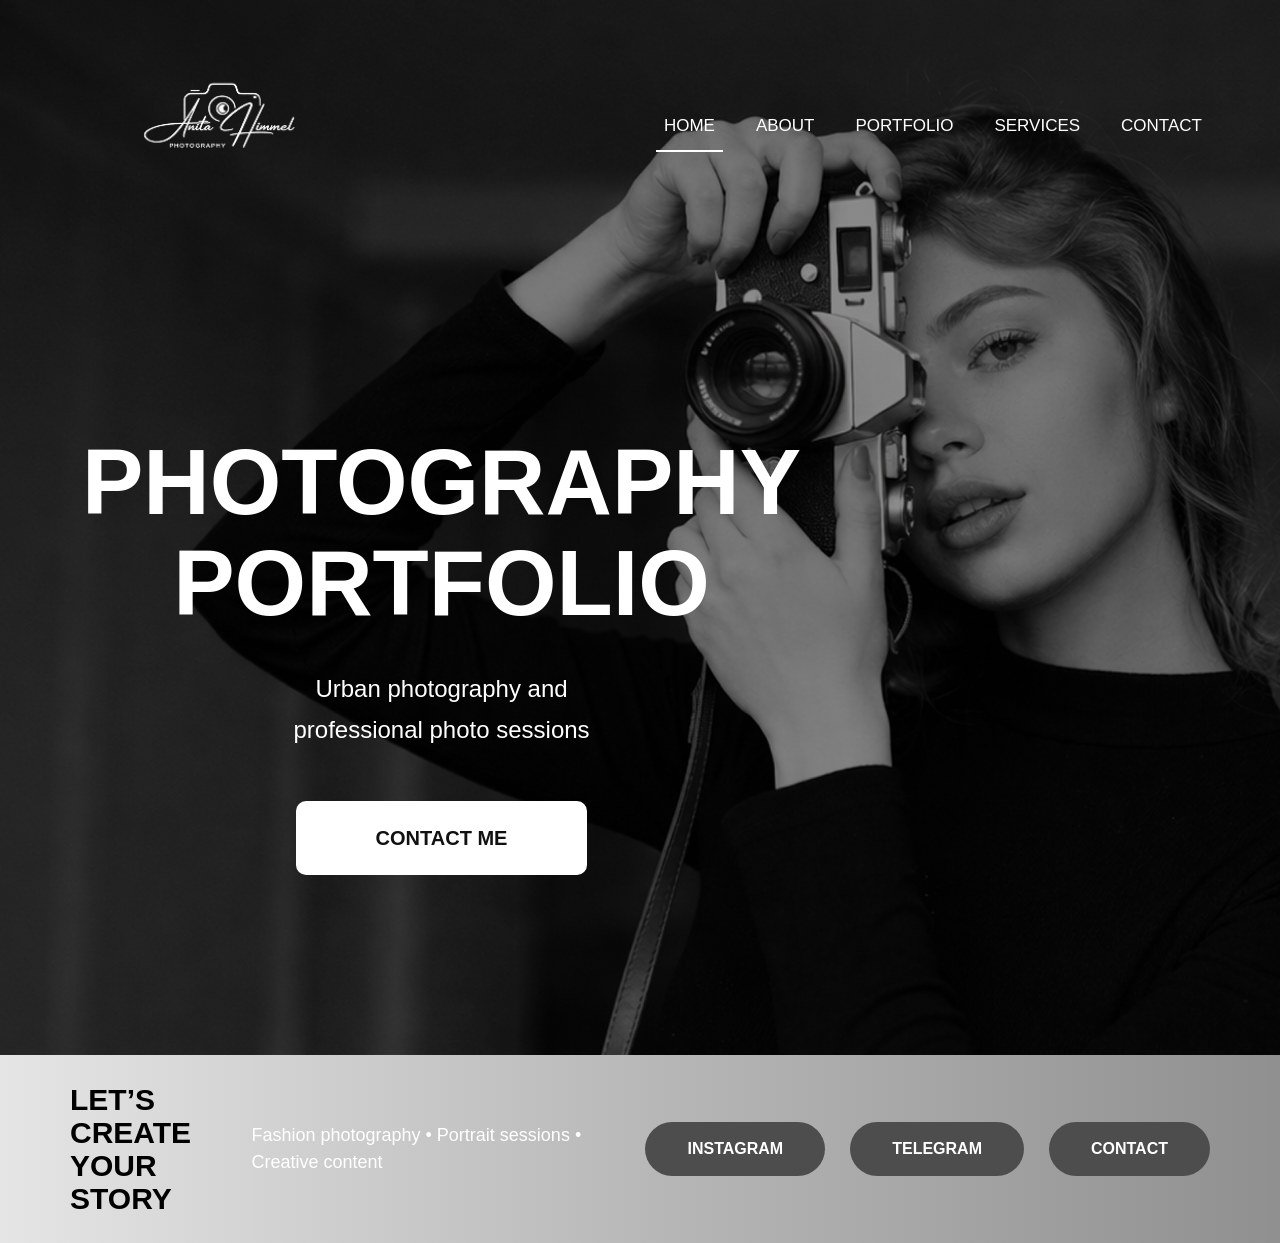
<file: index.html>
<!DOCTYPE html>
<html lang="uk">
<head>
    <meta charset="UTF-8">
    <meta name="viewport" content="width=device-width, initial-scale=1.0">
    <title>Photography Portfolio | Home</title>
    <meta name="description" content="Головна сторінка сайту-портфоліо фотографа з інформацією про професійні фотосесії.">

    <link href="https://cdn.jsdelivr.net/npm/bootstrap@5.3.3/dist/css/bootstrap.min.css" rel="stylesheet">
    <link rel="stylesheet" href="css/style.css">
    <link rel="icon" type="image/png" href="img/favicon.png">
</head>

<body>

    <div class="about-wrapper">
        <header class="main-header home-header">
            <nav class="navbar navbar-expand-lg navbar-dark">
                <div class="container">
        
                    <a class="navbar-brand logo" href="index.html">
                        <img class="logos" src="img/logo.png" alt="Logo">
                    </a>
        
                    <button class="navbar-toggler" type="button" data-bs-toggle="collapse" data-bs-target="#mainMenu" aria-label="Відкрити меню">
                        <span class="navbar-toggler-icon"></span>
                    </button>
        
                    <div class="collapse navbar-collapse justify-content-end" id="mainMenu">
                        <ul class="navbar-nav">
                            <li class="nav-item"><a class="nav-link active" href="index.html">HOME</a></li>
                            <li class="nav-item"><a class="nav-link" href="about.html">ABOUT</a></li>
                            <li class="nav-item"><a class="nav-link" href="portfolio.html">PORTFOLIO</a></li>
                            <li class="nav-item"><a class="nav-link" href="services.html">SERVICES</a></li>
                            <li class="nav-item"><a class="nav-link" href="contact.html">CONTACT</a></li>
                        </ul>
                    </div>
        
                </div>
            </nav>
        
            <section class="hero">
                <div class="container">
                    <div class="hero-content">
                        <h1>PHOTOGRAPHY<br>PORTFOLIO</h1>
                        <p>Urban photography and<br>professional photo sessions</p>
                        <a href="contact.html" class="main-btn">CONTACT ME</a>
                    </div>
                </div>
            </section>
        </header>
        
    </div>

<footer class="footer">
    <div class="container">
        <div class="footer-box">

            <div class="footer-left">
                <h2>LET’S CREATE<br>YOUR STORY</h2>
            </div>

            <div class="footer-text">
                <p>Fashion photography • Portrait sessions • Creative content</p>
            </div>

            <div class="footer-social">
                <a href="#">INSTAGRAM</a>
                <a href="#">TELEGRAM</a>
                <a href="contact.html">CONTACT</a>
            </div>

        </div>
    </div>
</footer>

<script src="https://cdn.jsdelivr.net/npm/bootstrap@5.3.3/dist/js/bootstrap.bundle.min.js"></script>

</body>
</html>
</file>
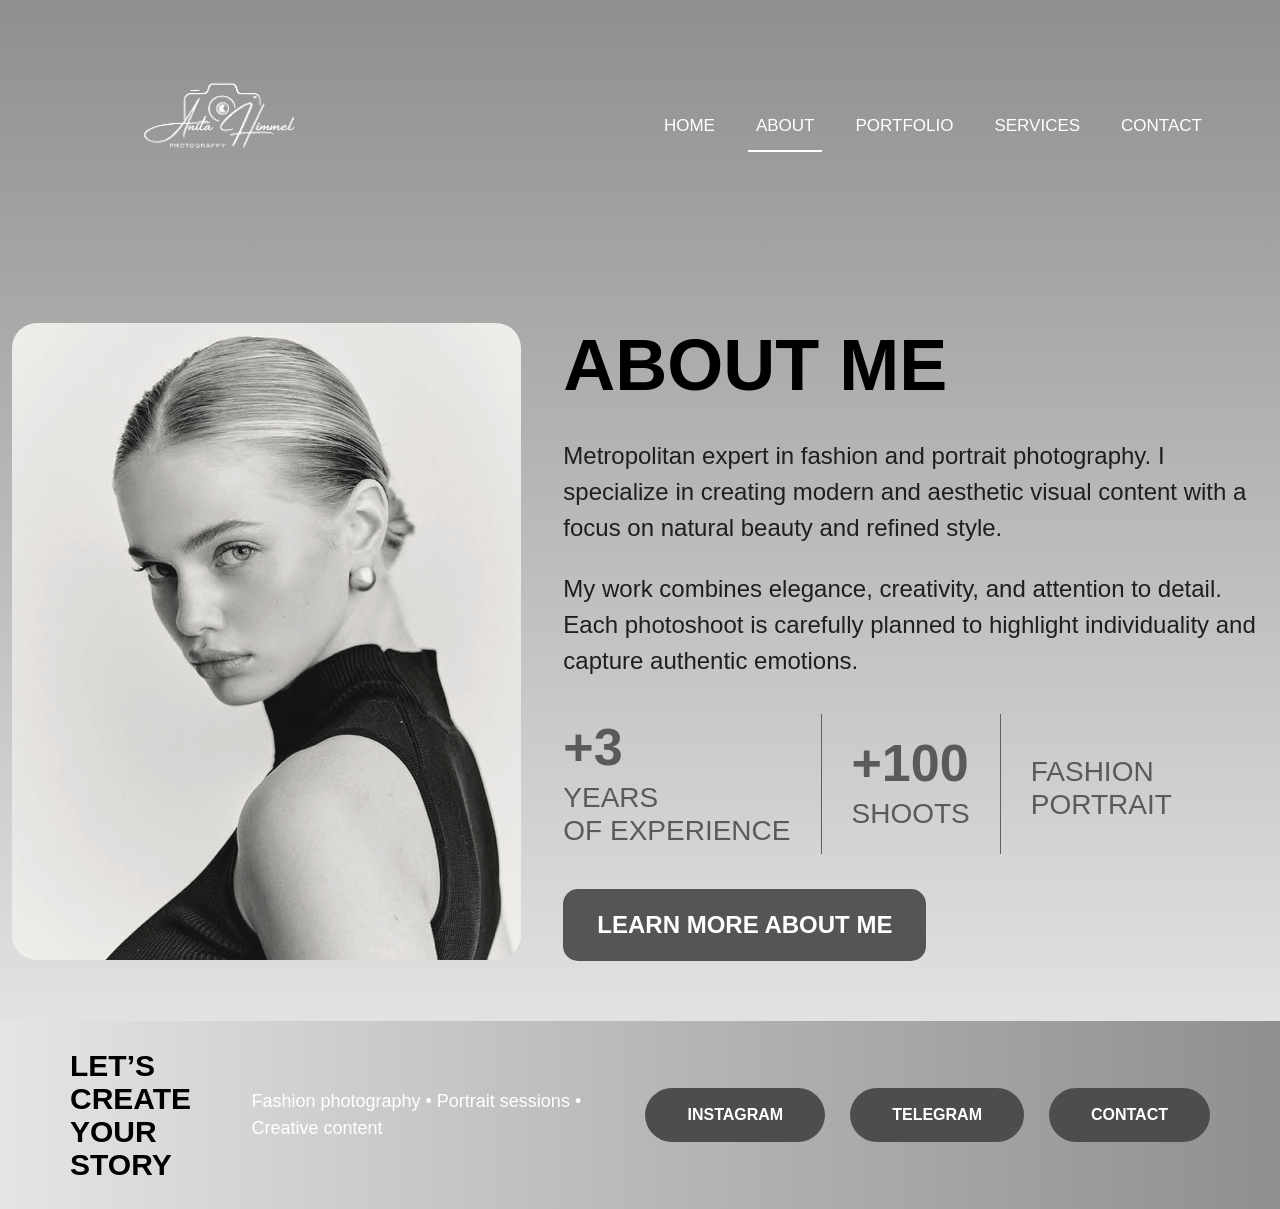
<file: about.html>
<!DOCTYPE html>
<html lang="uk">
<head>
    <meta charset="UTF-8">
    <meta name="viewport" content="width=device-width, initial-scale=1.0">

    <title>Photography Portfolio | About</title>
    <meta name="description" content="Сторінка з інформацією про фотографа, його стиль роботи та професійний досвід.">

    <link href="https://cdn.jsdelivr.net/npm/bootstrap@5.3.3/dist/css/bootstrap.min.css" rel="stylesheet">
    <link rel="stylesheet" href="css/style.css">
    <link rel="icon" type="image/png" href="img/favicon.png">
</head>

<body>

<header class="about-header">

    <nav class="navbar navbar-expand-lg navbar-dark">
        <div class="container">

            <a class="navbar-brand logo" href="index.html">
                <img class="logos" src="img/logo.png" alt="Logo">
            </a>

            <button class="navbar-toggler" type="button" data-bs-toggle="collapse" data-bs-target="#mainMenu" aria-label="Відкрити меню">
                <span class="navbar-toggler-icon"></span>
            </button>

            <div class="collapse navbar-collapse justify-content-end" id="mainMenu">
                <ul class="navbar-nav">
                    <li class="nav-item"><a class="nav-link" href="index.html">HOME</a></li>
                    <li class="nav-item"><a class="nav-link active" href="about.html">ABOUT</a></li>
                    <li class="nav-item"><a class="nav-link" href="portfolio.html">PORTFOLIO</a></li>
                    <li class="nav-item"><a class="nav-link" href="services.html">SERVICES</a></li>
                    <li class="nav-item"><a class="nav-link" href="contact.html">CONTACT</a></li>
                </ul>
            </div>

        </div>
    </nav>

</header>

<main class="page-content">
    <section class="about-section">
        <div class="container">

            <div class="row align-items-center">

                <div class="col-lg-5">
                    <img src="img/about.png" alt="Photographer" class="about-img">
                </div>

                <div class="col-lg-7 about-info">

                    <h1>ABOUT ME</h1>

                    <p>
                        Metropolitan expert in fashion and portrait photography.
                        I specialize in creating modern and aesthetic visual content
                        with a focus on natural beauty and refined style.
                    </p>

                    <p>
                        My work combines elegance, creativity, and attention to detail.
                        Each photoshoot is carefully planned to highlight individuality
                        and capture authentic emotions.
                    </p>

                    <div class="about-stats">

                        <div class="stat-item">
                            <span>+3</span>
                            <p>YEARS <br> OF EXPERIENCE</p>
                        </div>

                        <div class="stat-item">
                            <span>+100</span>
                            <p>SHOOTS</p>
                        </div>

                        <div class="stat-item">
                            <p>FASHION <br> PORTRAIT</p>
                        </div>

                    </div>

                    <a href="portfolio.html" class="about-btn">LEARN MORE ABOUT ME</a>

                </div>

            </div>

        </div>
    </section>
</main>

<footer class="footer">
    <div class="container">
        <div class="footer-box">

            <div class="footer-left">
                <h2>LET’S CREATE<br>YOUR STORY</h2>
            </div>

            <div class="footer-text">
                <p>Fashion photography • Portrait sessions • Creative content</p>
            </div>

            <div class="footer-social">
                <a href="#">INSTAGRAM</a>
                <a href="#">TELEGRAM</a>
                <a href="contact.html">CONTACT</a>
            </div>

        </div>
    </div>
</footer>

<script src="https://cdn.jsdelivr.net/npm/bootstrap@5.3.3/dist/js/bootstrap.bundle.min.js"></script>

</body>
</html>
</file>
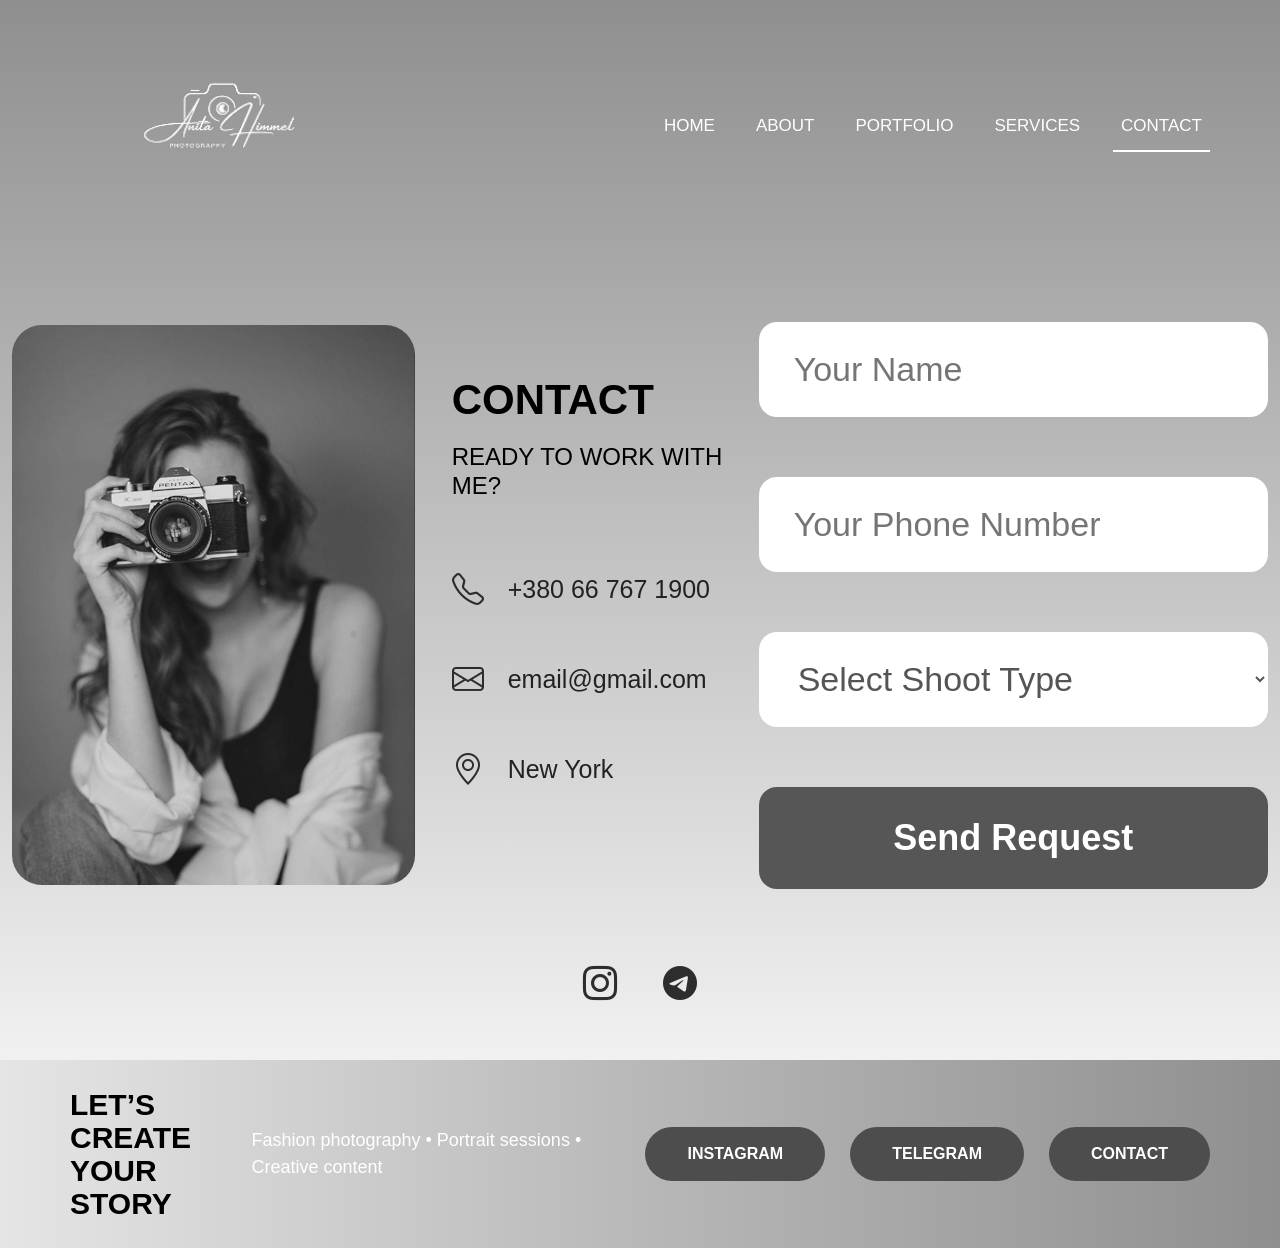
<file: contact.html>
<!DOCTYPE html>
<html lang="uk">
<head>
    <meta charset="UTF-8">
    <meta name="viewport" content="width=device-width, initial-scale=1.0">

    <title>Photography Portfolio | Contact</title>
    <meta name="description" content="Контактна сторінка фотографа з формою для замовлення фотосесії.">

    <link href="https://cdn.jsdelivr.net/npm/bootstrap@5.3.3/dist/css/bootstrap.min.css" rel="stylesheet">
    <link rel="stylesheet" href="https://cdn.jsdelivr.net/npm/bootstrap-icons@1.11.3/font/bootstrap-icons.min.css">
    <link rel="stylesheet" href="css/style.css">
    <link rel="icon" type="image/png" href="img/favicon.png">
</head>

<body>

<div class="contact-wrapper">

    <header class="contact-header">

        <nav class="navbar navbar-expand-lg navbar-dark">
            <div class="container">

                <a class="navbar-brand logo" href="index.html">
                    <img class="logos" src="img/logo.png" alt="Logo">
                </a>

                <button class="navbar-toggler"
                        type="button"
                        data-bs-toggle="collapse"
                        data-bs-target="#mainMenu"
                        aria-label="Відкрити меню">
                    <span class="navbar-toggler-icon"></span>
                </button>

                <div class="collapse navbar-collapse justify-content-end" id="mainMenu">
                    <ul class="navbar-nav">
                        <li class="nav-item"><a class="nav-link" href="index.html">HOME</a></li>
                        <li class="nav-item"><a class="nav-link" href="about.html">ABOUT</a></li>
                        <li class="nav-item"><a class="nav-link" href="portfolio.html">PORTFOLIO</a></li>
                        <li class="nav-item"><a class="nav-link" href="services.html">SERVICES</a></li>
                        <li class="nav-item"><a class="nav-link active" href="contact.html">CONTACT</a></li>
                    </ul>
                </div>

            </div>
        </nav>

    </header>

    <main>
        <section class="contact-section">
            <div class="container">

                <div class="row align-items-center">

                    <div class="col-lg-4">
                        <img src="img/contact.png" alt="Contact photo" class="contact-img">
                    </div>

                    <div class="col-lg-3 contact-info">

                        <h1>CONTACT</h1>

                        <h2>READY TO WORK WITH ME?</h2>

                        <div class="contact-item">
                            <i class="bi bi-telephone"></i>
                            <a href="tel:+380667671900">+380 66 767 1900</a>
                        </div>

                        <div class="contact-item">
                            <i class="bi bi-envelope"></i>
                            <span>email@gmail.com</span>
                        </div>

                        <div class="contact-item">
                            <i class="bi bi-geo-alt"></i>
                            <span>New York</span>
                        </div>

                    </div>

                    <div class="col-lg-5">

                        <form class="contact-form" id="contactForm">

                            <div class="form-group">
                                <input
                                    type="text"
                                    name="name"
                                    placeholder="Your Name"
                                    autocomplete="name"
                                    required>
                            </div>

                            <div class="form-group">
                                <input
                                    type="tel"
                                    name="phone"
                                    placeholder="Your Phone Number"
                                    autocomplete="tel"
                                    required>
                            </div>

                            <div class="form-group">
                                <select name="shoot" required>
                                    <option value="">Select Shoot Type</option>
                                    <option value="portrait">Portrait Shoot</option>
                                    <option value="fashion">Fashion Shoot</option>
                                    <option value="studio">Studio Shoot</option>
                                </select>
                            </div>

                            <button type="submit">
                                Send Request
                            </button>

                        </form>

                    </div>

                </div>

                <div class="contact-social">

                    <a href="#">
                        <i class="bi bi-instagram"></i>
                    </a>

                    <a href="#">
                        <i class="bi bi-telegram"></i>
                    </a>

                </div>

            </div>
        </section>
    </main>

</div>

<footer class="footer">

    <div class="container">

        <div class="footer-box">

            <div class="footer-left">
                <h2>LET’S CREATE<br>YOUR STORY</h2>
            </div>

            <div class="footer-text">
                <p>Fashion photography • Portrait sessions • Creative content</p>
            </div>

            <div class="footer-social">
                <a href="#">INSTAGRAM</a>
                <a href="#">TELEGRAM</a>
                <a href="contact.html">CONTACT</a>
            </div>

        </div>

    </div>

</footer>

<script src="https://cdn.jsdelivr.net/npm/bootstrap@5.3.3/dist/js/bootstrap.bundle.min.js"></script>

<script>
const contactForm = document.getElementById('contactForm');

contactForm.addEventListener('submit', function(event) {
    event.preventDefault();

    alert('Your request has been sent successfully!');

    contactForm.reset();
});
</script>

</body>
</html>
</file>
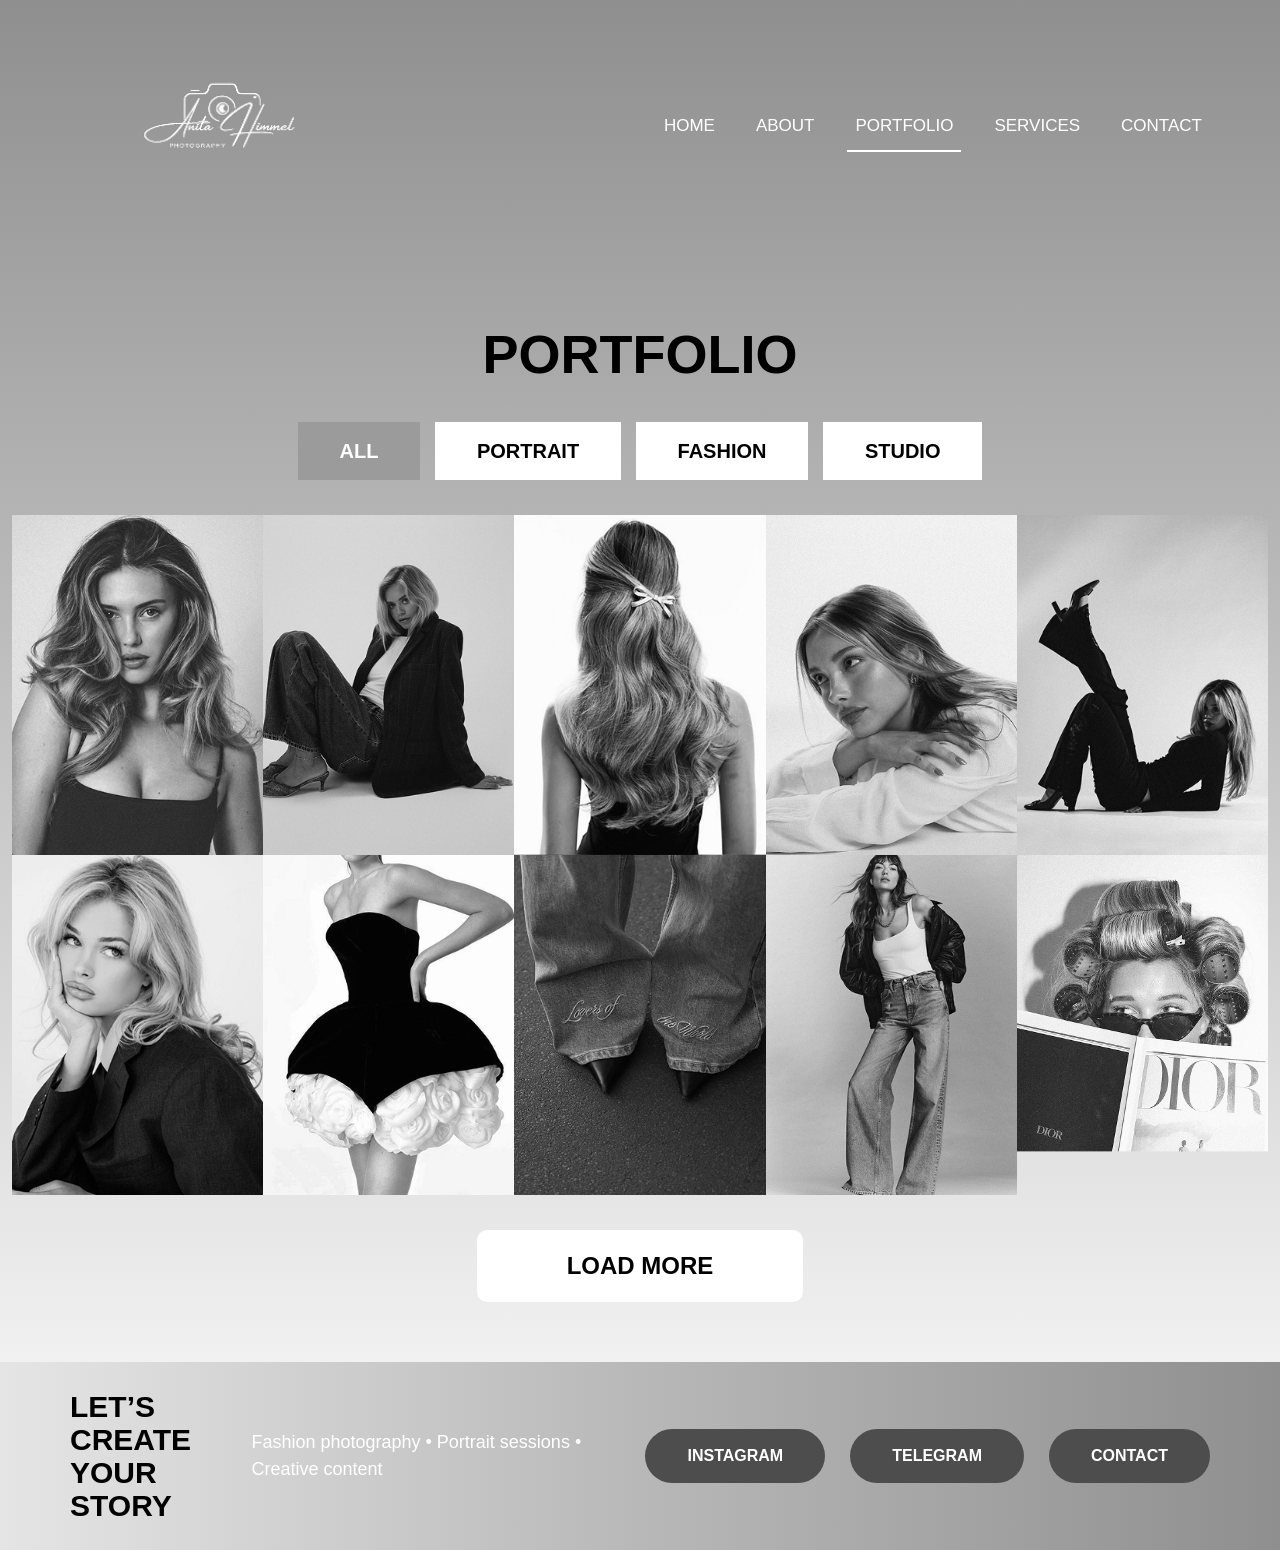
<file: portfolio.html>
<!DOCTYPE html>
<html lang="uk">
<head>
    <meta charset="UTF-8">
    <meta name="viewport" content="width=device-width, initial-scale=1.0">

    <title>Photography Portfolio | Portfolio</title>
    <meta name="description" content="Портфоліо фотографа з прикладами портретних, fashion та студійних фотосесій.">

    <link href="https://cdn.jsdelivr.net/npm/bootstrap@5.3.3/dist/css/bootstrap.min.css" rel="stylesheet">
    <link rel="stylesheet" href="css/style.css">
    <link rel="icon" type="image/png" href="img/favicon.png">
</head>

<body>

<div class="portfolio-wrapper">

    <header class="portfolio-header">

        <nav class="navbar navbar-expand-lg navbar-dark">
            <div class="container">

                <a class="navbar-brand logo" href="index.html">
                    <img class="logos" src="img/logo.png" alt="Logo">
                </a>

                <button class="navbar-toggler"
                        type="button"
                        data-bs-toggle="collapse"
                        data-bs-target="#mainMenu"
                        aria-label="Відкрити меню">
                    <span class="navbar-toggler-icon"></span>
                </button>

                <div class="collapse navbar-collapse justify-content-end" id="mainMenu">
                    <ul class="navbar-nav">
                        <li class="nav-item"><a class="nav-link" href="index.html">HOME</a></li>
                        <li class="nav-item"><a class="nav-link" href="about.html">ABOUT</a></li>
                        <li class="nav-item"><a class="nav-link active" href="portfolio.html">PORTFOLIO</a></li>
                        <li class="nav-item"><a class="nav-link" href="services.html">SERVICES</a></li>
                        <li class="nav-item"><a class="nav-link" href="contact.html">CONTACT</a></li>
                    </ul>
                </div>

            </div>
        </nav>

    </header>

    <main>
        <section class="portfolio-section">
            <div class="container">

                <h1>PORTFOLIO</h1>

                <div class="filter-buttons">
                    <button type="button" class="active-filter">ALL</button>
                    <button type="button">PORTRAIT</button>
                    <button type="button">FASHION</button>
                    <button type="button">STUDIO</button>
                </div>

                <div class="portfolio-grid">

                    <img src="img/portfolio1.png" alt="Portrait photo">
                    <img src="img/portfolio2.png" alt="Fashion photo">
                    <img src="img/portfolio3.png" alt="Studio photo">
                    <img src="img/portfolio4.png" alt="Portrait photo">
                    <img src="img/portfolio5.png" alt="Fashion photo">
                    <img src="img/portfolio6.png" alt="Studio photo">
                    <img src="img/portfolio7.png" alt="Fashion details">
                    <img src="img/portfolio8.png" alt="Model photo">
                    <img src="img/portfolio9.png" alt="Creative photo">
                    <img src="img/portfolio10.png" alt="Modern style photo">

                </div>

                <a href="contact.html" class="load-btn">LOAD MORE</a>

            </div>
        </section>
    </main>

</div>

<footer class="footer">
    <div class="container">

        <div class="footer-box">

            <div class="footer-left">
                <h2>LET’S CREATE<br>YOUR STORY</h2>
            </div>

            <div class="footer-text">
                <p>Fashion photography • Portrait sessions • Creative content</p>
            </div>

            <div class="footer-social">
                <a href="#">INSTAGRAM</a>
                <a href="#">TELEGRAM</a>
                <a href="contact.html">CONTACT</a>
            </div>

        </div>

    </div>
</footer>

<script src="https://cdn.jsdelivr.net/npm/bootstrap@5.3.3/dist/js/bootstrap.bundle.min.js"></script>

</body>
</html>
</file>
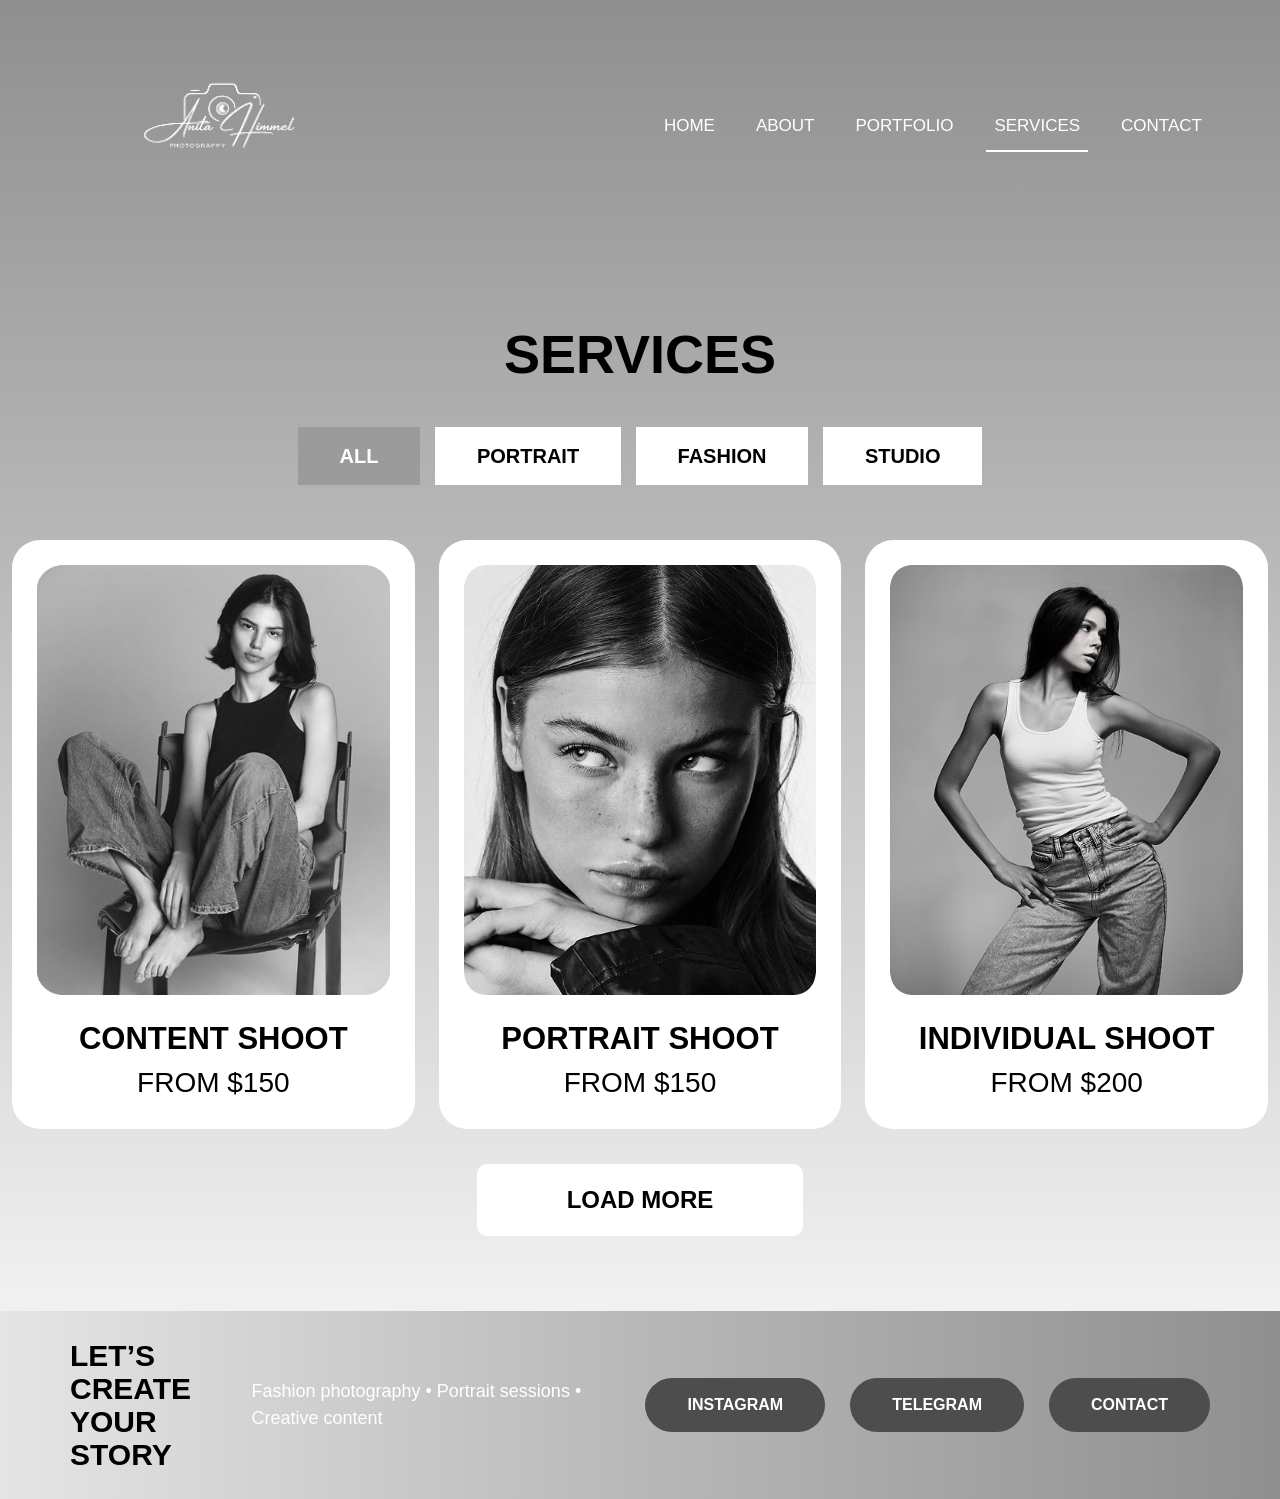
<file: services.html>
<!DOCTYPE html>
<html lang="uk">
<head>
    <meta charset="UTF-8">
    <meta name="viewport" content="width=device-width, initial-scale=1.0">

    <title>Photography Portfolio | Services</title>
    <meta name="description" content="Сторінка послуг фотографа з описом видів фотосесій та пакетів зйомки.">

    <link href="https://cdn.jsdelivr.net/npm/bootstrap@5.3.3/dist/css/bootstrap.min.css" rel="stylesheet">
    <link rel="stylesheet" href="css/style.css">
    <link rel="icon" type="image/png" href="img/favicon.png">
</head>

<body>

<div class="services-wrapper">

    <header class="services-header">

        <nav class="navbar navbar-expand-lg navbar-dark">
            <div class="container">

                <a class="navbar-brand logo" href="index.html">
                    <img class="logos" src="img/logo.png" alt="Logo">
                </a>

                <button class="navbar-toggler"
                        type="button"
                        data-bs-toggle="collapse"
                        data-bs-target="#mainMenu"
                        aria-label="Відкрити меню">
                    <span class="navbar-toggler-icon"></span>
                </button>

                <div class="collapse navbar-collapse justify-content-end" id="mainMenu">
                    <ul class="navbar-nav">
                        <li class="nav-item"><a class="nav-link" href="index.html">HOME</a></li>
                        <li class="nav-item"><a class="nav-link" href="about.html">ABOUT</a></li>
                        <li class="nav-item"><a class="nav-link" href="portfolio.html">PORTFOLIO</a></li>
                        <li class="nav-item"><a class="nav-link active" href="services.html">SERVICES</a></li>
                        <li class="nav-item"><a class="nav-link" href="contact.html">CONTACT</a></li>
                    </ul>
                </div>

            </div>
        </nav>

    </header>

    <main>
        <section class="services-section">
            <div class="container">

                <h1>SERVICES</h1>

                <div class="filter-buttons">
                    <button type="button" class="active-filter">ALL</button>
                    <button type="button">PORTRAIT</button>
                    <button type="button">FASHION</button>
                    <button type="button">STUDIO</button>
                </div>

                <div class="row services-row">

                    <div class="col-lg-4">
                        <div class="service-card">
                            <img src="img/service1.png" alt="Content shoot">
                            <h2>CONTENT SHOOT</h2>
                            <p>FROM $150</p>
                        </div>
                    </div>

                    <div class="col-lg-4">
                        <div class="service-card">
                            <img src="img/service2.png" alt="Portrait shoot">
                            <h2>PORTRAIT SHOOT</h2>
                            <p>FROM $150</p>
                        </div>
                    </div>

                    <div class="col-lg-4">
                        <div class="service-card">
                            <img src="img/service3.png" alt="Individual shoot">
                            <h2>INDIVIDUAL SHOOT</h2>
                            <p>FROM $200</p>
                        </div>
                    </div>

                </div>

                <a href="contact.html" class="load-btn">LOAD MORE</a>

            </div>
        </section>
    </main>

</div>

<footer class="footer">
    <div class="container">
        <div class="footer-box">

            <div class="footer-left">
                <h2>LET’S CREATE<br>YOUR STORY</h2>
            </div>

            <div class="footer-text">
                <p>Fashion photography • Portrait sessions • Creative content</p>
            </div>

            <div class="footer-social">
                <a href="#">INSTAGRAM</a>
                <a href="#">TELEGRAM</a>
                <a href="contact.html">CONTACT</a>
            </div>

        </div>
    </div>
</footer>

<script src="https://cdn.jsdelivr.net/npm/bootstrap@5.3.3/dist/js/bootstrap.bundle.min.js"></script>

</body>
</html>
</file>
<file: css/style.css>
body{
    margin: 0;
    padding: 0;
    font-family: Arial, sans-serif;
    background-color: #f5f5f5;
    color: #222222;
    min-height: 100vh;
    display: flex;
    flex-direction: column;
    background: linear-gradient(to bottom, #8f8f8f, #f1f1f1);
}

main{
    flex: 1;
}

img{
    width: 100%;
    display: block;
}

.main-header{
    flex: 1;
}

.home-header{
    min-height: 100vh;
    background-image:
    linear-gradient(rgba(0,0,0,0.45), rgba(0,0,0,0.45)),
    url("../img/home.jpg");
    background-size: cover;
    background-position: center;
    background-repeat: no-repeat;
}

.about-header,
.portfolio-header,
.services-header,
.contact-header{
    min-height: auto;
    padding-bottom: 30px;
}
.about-section .container,
.portfolio-section .container,
.services-section .container,
.contact-section .container{
    max-width: 1320px;
}

.about-wrapper,
.portfolio-wrapper,
.services-wrapper,
.contact-wrapper{
    background: linear-gradient(to bottom, #8f8f8f, #f1f1f1);
}

.about-header,
.portfolio-header,
.services-header,
.contact-header,
.page-content,
.portfolio-section,
.services-section,
.contact-section{
    background: transparent;
}

.navbar{
    padding-top: 25px;
    padding-bottom: 25px;
}

.navbar .container{
    max-width: 100%;
    padding-left: 70px;
    padding-right: 70px;
    display: flex;
    justify-content: space-between;
    align-items: center;
}


.logos{
    width: 300px;
    height: auto;
    margin-top: 30px;

}

.nav-link{
    color: #ffffff !important;
    margin-left: 25px;
    font-size: 17px;
    position: relative;
    transition: 0.3s;
}

.nav-link::after{
    content: "";
    position: absolute;
    left: 0;
    bottom: -5px;
    width: 0;
    height: 2px;
    background-color: #ffffff;
    transition: 0.3s;
}

.nav-link:hover::after,
.nav-link.active::after{
    width: 100%;
}


.hero{
    padding-top: 180px;
    padding-bottom: 180px;
}

.hero .container{
    display: flex;
    justify-content: flex-start;

}

.hero-content{
    max-width: 850px;
    text-align: center;
}

.hero h1{
    color: #ffffff;
    font-size: 92px;
    font-weight: 700;
    line-height: 1.1;
    margin-bottom: 35px;
}

.hero p{
    color: #ffffff;
    font-size: 24px;
    line-height: 1.7;
    margin-bottom: 50px;
}

.main-btn{
    display: inline-block;
    background-color: #ffffff;
    color: #111111;
    text-decoration: none;
    padding: 22px 80px;
    border-radius: 10px;
    font-size: 20px;
    font-weight: 700;
    transition: 0.3s;
}
.main-btn:hover{
    background-color: #e4e4e4;
    color: #111111;
}


.page-content{
    background: transparent;
}

.page-content{
    padding-top: 20px;
    padding-bottom: 30px;
}

.about-section{
    padding-top: 20px;
    padding-bottom: 30px;
}

.about-img{
    width: 100%;
    border-radius: 25px;
    display: block;
}

.about-info{
    padding-left: 30px;
}

.about-info h1{
    font-size: 72px;
    font-weight: 700;
    color: #000000;
    margin-bottom: 30px;
}

.about-info p{
    font-size: 24px;
    line-height: 1.5;
    color: #1f1f1f;
    margin-bottom: 25px;
    max-width: 760px;
}

.about-stats{
    display: flex;
    align-items: stretch;
    margin-top: 35px;
    margin-bottom: 35px;
}

.stat-item{
    display: flex;
    flex-direction: column;
    justify-content: center;
    min-height: 140px;
    padding-right: 30px;
    margin-right: 30px;
    border-right: 1px solid #5f5f5f;
}

.stat-item:last-child{
    border-right: none;
    margin-right: 0;
    padding-right: 0;
}

.stat-item span{
    font-size: 52px;
    font-weight: 600;
    color: #5a5a5a;
    line-height: 1;
    display: block;
}

.stat-item p{
    font-size: 28px;
    line-height: 1.2;
    color: #5a5a5a;
    margin-top: 8px;
    margin-bottom: 0;
}

.about-btn{
    display: inline-block;
    background-color: #555555;
    color: #ffffff;
    text-decoration: none;
    padding: 18px 34px;
    border-radius: 15px;
    font-size: 24px;
    font-weight: 700;
    transition: 0.3s;
}

.about-btn:hover{
    background-color: #222222;
    color: #ffffff;
}


.portfolio-section{
    padding: 40px 0 60px;
    text-align: center;
}

.portfolio-section h1{
    font-size: 54px;
    font-weight: 700;
    color: #000000;
    margin-bottom: 35px;
}

.filter-buttons{
    margin-bottom: 35px;
}

.filter-buttons button{
    border: none;
    background-color: #ffffff;
    color: #000000;
    padding: 14px 42px;
    margin: 0 5px;
    font-size: 20px;
    font-weight: 700;
    transition: 0.3s;
}

.filter-buttons button:hover{
    background-color: #8f8f8f;
    color: #ffffff;
}

.filter-buttons .active-filter{
    background-color: #9b9b9b;
    color: #ffffff;
}

.portfolio-grid{
    display: grid;
    grid-template-columns: repeat(5, 1fr);
    gap: 0;
}

.portfolio-grid img{
    width: 100%;
    height: 340px;
    object-fit: cover;
}

.load-btn{
    display: inline-block;
    margin-top: 35px;
    background-color: #ffffff;
    color: #000000;
    text-decoration: none;
    padding: 18px 90px;
    border-radius: 10px;
    font-size: 24px;
    font-weight: 700;
    transition: 0.3s;
}

.load-btn:hover{
    background-color: #dcdcdc;
    color: #000000;
}


.services-section{
    padding: 40px 0 75px;
    text-align: center;
}

.services-section h1{
    font-size: 54px;
    font-weight: 700;
    color: #000000;
    margin-bottom: 40px;
}

.services-row{
    margin-top: 55px;
}

.service-card{
    background-color: #ffffff;
    padding: 25px;
    border-radius: 28px;
    text-align: center;
    transition: 0.4s;
    cursor: pointer;
    height: 100%;
}

.service-card img{
    height: 430px;
    object-fit: cover;
    border-radius: 22px;
    margin-bottom: 25px;
    transition: 0.4s;
}

.service-card h2{
    font-size: 31px;
    font-weight: 700;
    color: #000000;
    margin-bottom: 5px;
    transition: 0.3s;
}

.service-card p{
    font-size: 28px;
    color: #000000;
    margin: 0;
    transition: 0.3s;
}

.service-card:hover{
    transform: translateY(-12px);
    box-shadow: 0 15px 35px rgba(0,0,0,0.18);
}

.service-card:hover img{
    transform: scale(1.03);
}

.service-card:hover h2,
.service-card:hover p{
    color: #4d4d4d;
}


.contact-section{
    padding: 40px 0 50px;
}

.contact-img{
    width: 100%;
    height: 560px;
    object-fit: cover;
    border-radius: 30px;
}

.contact-info{
    padding-left: 25px;
}

.contact-info h1{
    font-size: 42px;
    font-weight: 700;
    color: #000000;
    margin-bottom: 18px;
}

.contact-info h2{
    font-size: 24px;
    font-weight: 400;
    color: #000000;
    margin-bottom: 65px;
}

.contact-item{
    display: flex;
    align-items: center;
    margin-bottom: 42px;
}

.contact-item i{
    font-size: 32px;
    color: #2d2d2d;
    margin-right: 18px;
    width: 38px;
    min-width: 38px;
}

.contact-item span{
    font-size: 25px;
    color: #222222;
    white-space: nowrap;
}

.contact-form{
    background: transparent;
    box-shadow: none;
    border: none;
    padding-top: 0;
}

.form-group{
    margin-bottom: 60px;
}

.form-group input,
.form-group select{
    width: 100%;
    height: 95px;
    background-color: #ffffff;
    border: none;
    border-radius: 18px;
    padding: 0 35px;
    font-size: 34px;
    color: #555555;
}

.form-group input:focus,
.form-group select:focus{
    outline: none;
}

.contact-form button{
    display: block;
    width: 560px;
    max-width: 100%;
    margin: 20px auto 0;
    background-color: #565656;
    color: #ffffff;
    border: none;
    border-radius: 18px;
    padding: 24px 0;
    font-size: 36px;
    font-weight: 700;
    transition: 0.3s;
}

.contact-form button:hover{
    background-color: #2d2d2d;
}

.contact-social{
    text-align: center;
    margin-top: 70px;
}

.contact-social a{
    color: #2d2d2d;
    font-size: 34px;
    margin: 0 18px;
    text-decoration: none;
    transition: 0.3s;
}

.contact-social a:hover{
    color: #000000;
}

.contact-item a{
    font-size: 25px;
    color: #222222;
    text-decoration: none;
    white-space: nowrap;
}

.contact-item a:hover{
    color: #000000;
}

.footer{
    background: linear-gradient(to right, #e5e5e5, #b8b8b8, #8f8f8f);
    padding: 28px 0;
    align-items: center;
}

footer .container{
    max-width: 100%;
    padding-left: 70px;
    padding-right: 70px;
}

.footer-box{
    width: 100%;
    display: flex;
    justify-content: space-between;
    align-items: center;
}

.footer-left h2{
    color: #000000;
    font-size: 30px;
    font-weight: 700;
    line-height: 1.1;
    margin: 0;
}

.footer-text p{
    color: #ffffff;
    font-size: 18px;
    margin: 0;
}

.footer-social{
    display: flex;
    gap: 25px;
}

.footer-social a{
    background-color: #4d4d4d;
    color: #ffffff;
    text-decoration: none;
    padding: 15px 42px;
    border-radius: 40px;
    font-size: 16px;
    font-weight: 700;
    transition: 0.3s;
}

.footer-social a:hover{
    background-color: #222222;
}


@media screen and (max-width: 1200px){

    .hero h1{
        font-size: 72px;
    }

    .portfolio-grid{
        grid-template-columns: repeat(3, 1fr);
    }

    .portfolio-grid img{
        height: 320px;
    }

    .service-card img{
        height: 360px;
    }

    .service-card h2{
        font-size: 26px;
    }

    .service-card p{
        font-size: 24px;
    }

    .form-group input,
    .form-group select{
        height: 82px;
        font-size: 26px;
    }

    .contact-form button{
        font-size: 30px;
    }

    .contact-item span{
        font-size: 22px;
    }

    .footer-social a{
        padding: 14px 30px;
    }
}


@media screen and (max-width: 992px){

    .logos{
        width: 220px;
        margin-top: 10px;
    }

    .nav-link{
        margin-left: 0;
        margin-top: 10px;
    }

    .hero{
        padding-top: 120px;
        padding-bottom: 120px;
    }

    .hero h1{
        font-size: 52px;
    }

    .hero p{
        font-size: 20px;
    }

    .main-btn{
        padding: 18px 50px;
        font-size: 18px;
    }

    .navbar .container{
        padding-left: 25px;
        padding-right: 25px;
    }

    .about-info{
        padding-left: 0;
        margin-top: 40px;
    }

    .about-info h1{
        font-size: 48px;
    }

    .about-info p{
        font-size: 18px;
    }

    .about-stats{
        flex-direction: column;
        align-items: flex-start;
    }

    .stat-item{
        border-right: none;
        margin-right: 0;
        padding-right: 0;
        margin-bottom: 30px;
    }

    .stat-item p{
        font-size: 22px;
    }

    .portfolio-grid{
        grid-template-columns: repeat(2, 1fr);
    }

    .filter-buttons button{
        margin-bottom: 10px;
    }

    .services-row{
        margin-top: 35px;
    }

    .service-card{
        margin-bottom: 30px;
    }

    .service-card img{
        height: 360px;
    }

    .contact-img{
        height: 480px;
        margin-bottom: 35px;
    }

    .contact-info{
        padding-left: 0;
        margin-top: 0;
        margin-bottom: 25px;
    }

    .contact-info h2{
        margin-bottom: 35px;
    }

    .contact-form{
        padding-top: 20px;
    }

    .form-group{
        margin-bottom: 35px;
    }

    .contact-form button{
        width: 100%;
    }

    .footer-box{
        flex-direction: column;
        gap: 25px;
        text-align: center;
    }

    .footer-social{
        flex-wrap: wrap;
        justify-content: center;
    }
}


@media screen and (max-width: 768px){

    .logos{
        width: 180px;
    }

    .hero{
        padding-top: 100px;
        padding-bottom: 100px;
    }

    .hero h1{
        font-size: 42px;
    }

    .hero p{
        font-size: 18px;
    }

    .about-info h1,
    .portfolio-section h1,
    .services-section h1{
        font-size: 40px;
    }

    .about-info p{
        font-size: 17px;
    }

    .stat-item span{
        font-size: 42px;
    }

    .portfolio-grid{
        grid-template-columns: 1fr;
    }

    .portfolio-grid img{
        height: 330px;
    }

    .filter-buttons button{
        width: 100%;
        margin: 0 0 10px 0;
    }

    .load-btn{
        width: 100%;
        padding: 16px 20px;
        font-size: 22px;
    }

    .services-section{
        padding-bottom: 55px;
    }

    .service-card img{
        width: 100%;
        height: auto;
    }

    .service-card h2{
        font-size: 24px;
    }

    .service-card p{
        font-size: 22px;
    }

    .contact-section{
        padding-top: 40px;
    }

    .contact-img{
        height: 400px;
    }

    .contact-info h1{
        font-size: 38px;
    }

    .contact-info h2{
        font-size: 22px;
    }

    .contact-item{
        margin-bottom: 28px;
    }

    .contact-item span{
        font-size: 20px;
        white-space: normal;
    }

    .form-group input,
    .form-group select{
        height: 75px;
        font-size: 22px;
        padding: 0 22px;
    }

    .contact-form button{
        font-size: 24px;
        padding: 18px 0;
    }

    .footer-left h2{
        font-size: 26px;
    }

    .footer-text p{
        font-size: 16px;
    }

    .footer-social a{
        padding: 12px 28px;
    }
}

@media screen and (max-width: 576px){

    .home-header{
        min-height: 100vh;
        background-position: center;
    }

    .navbar{
        padding-top: 15px;
        padding-bottom: 15px;
    }

    .navbar .container{
        padding-left: 20px;
        padding-right: 20px;
    }

    .logos{
        width: 150px;
        margin-top: 0;
    }

    .navbar-collapse{
        background-color: rgba(0,0,0,0.75);
        padding: 15px;
        border-radius: 12px;
        margin-top: 15px;
    }

    .nav-link{
        font-size: 16px;
        margin-left: 0;
        text-align: center;
    }

    .hero{
        padding-top: 90px;
        padding-bottom: 120px;
    }

    .hero .container{
        justify-content: center;
    }

    .hero-content{
        max-width: 100%;
        text-align: center;
    }

    .hero h1{
        font-size: 34px;
        line-height: 1.2;
    }

    .hero p{
        font-size: 16px;
        line-height: 1.5;
    }

    .main-btn{
        width: 100%;
        text-align: center;
        padding: 16px 20px;
        font-size: 16px;
    }

    .about-section{
        padding-top: 20px;
        padding-bottom: 20px;
    }

    .about-img{
        border-radius: 20px;
        margin-bottom: 25px;
    }

    .about-info{
        text-align: center;
        margin-top: 0;
    }

    .about-info h1,
    .portfolio-section h1,
    .services-section h1{
        font-size: 34px;
        margin-bottom: 25px;
    }

    .about-info p{
        font-size: 16px;
        line-height: 1.6;
    }

    .about-stats{
        flex-direction: column;
        align-items: center;
        text-align: center;
        gap: 20px;
    }

    .stat-item{
        width: 100%;
        border-right: none;
        border-bottom: 1px solid #8f8f8f;
        padding-bottom: 15px;
        margin-bottom: 15px;
    }

    .stat-item:last-child{
        border-bottom: none;
    }

    .stat-item span{
        font-size: 36px;
    }

    .stat-item p{
        font-size: 18px;
    }

    .about-btn{
        width: 100%;
        display: block;
        text-align: center;
        font-size: 18px;
        padding: 15px 18px;
    }

    .portfolio-section{
        padding-top: 25px;
        padding-bottom: 40px;
    }

    .filter-buttons{
        margin-bottom: 25px;
    }

    .filter-buttons button{
        width: 100%;
        display: block;
        margin-bottom: 10px;
        padding: 13px 20px;
        font-size: 16px;
        border-radius: 8px;
    }

    .portfolio-grid{
        grid-template-columns: 1fr;
    }

    .portfolio-grid img{
        height: 280px;
        object-fit: cover;
    }

    .load-btn{
        width: 100%;
        font-size: 18px;
        padding: 15px 20px;
    }

    .services-section{
        padding-top: 25px;
        padding-bottom: 40px;
    }

    .services-row{
        margin-top: 20px;
    }

    .service-card{
        padding: 15px;
        margin-bottom: 20px;
        height: auto;
    }

    .service-card img{
        width: 100%;
        height: auto;
        border-radius: 15px;
    }

    .service-card h2{
        font-size: 20px;
        margin-top: 15px;
    }

    .service-card p{
        font-size: 18px;
    }

    .contact-section{
        padding-top: 25px;
        padding-bottom: 40px;
    }

    .contact-img{
        height: 300px;
        border-radius: 20px;
        margin-bottom: 25px;
    }

    .contact-info{
        text-align: center;
    }

    .contact-info h1{
        font-size: 34px;
    }

    .contact-info h2{
        font-size: 18px;
        margin-bottom: 25px;
    }

    .contact-item{
        justify-content: center;
        margin-bottom: 22px;
    }

    .contact-item i{
        font-size: 28px;
        width: 32px;
        min-width: 32px;
    }

    .contact-item a,
    .contact-item span{
        font-size: 17px;
        white-space: normal;
    }

    .form-group{
        margin-bottom: 20px;
    }

    .form-group input,
    .form-group select{
        height: 60px;
        font-size: 16px;
        border-radius: 12px;
        padding: 0 18px;
    }

    .contact-form button{
        width: 100%;
        font-size: 20px;
        padding: 16px 0;
        border-radius: 14px;
    }

    .contact-social{
        margin-top: 35px;
    }

    .footer-social{
        width: 100%;
    }

    .footer-social a{
        width: 100%;
        text-align: center;
    }
}
</file>
